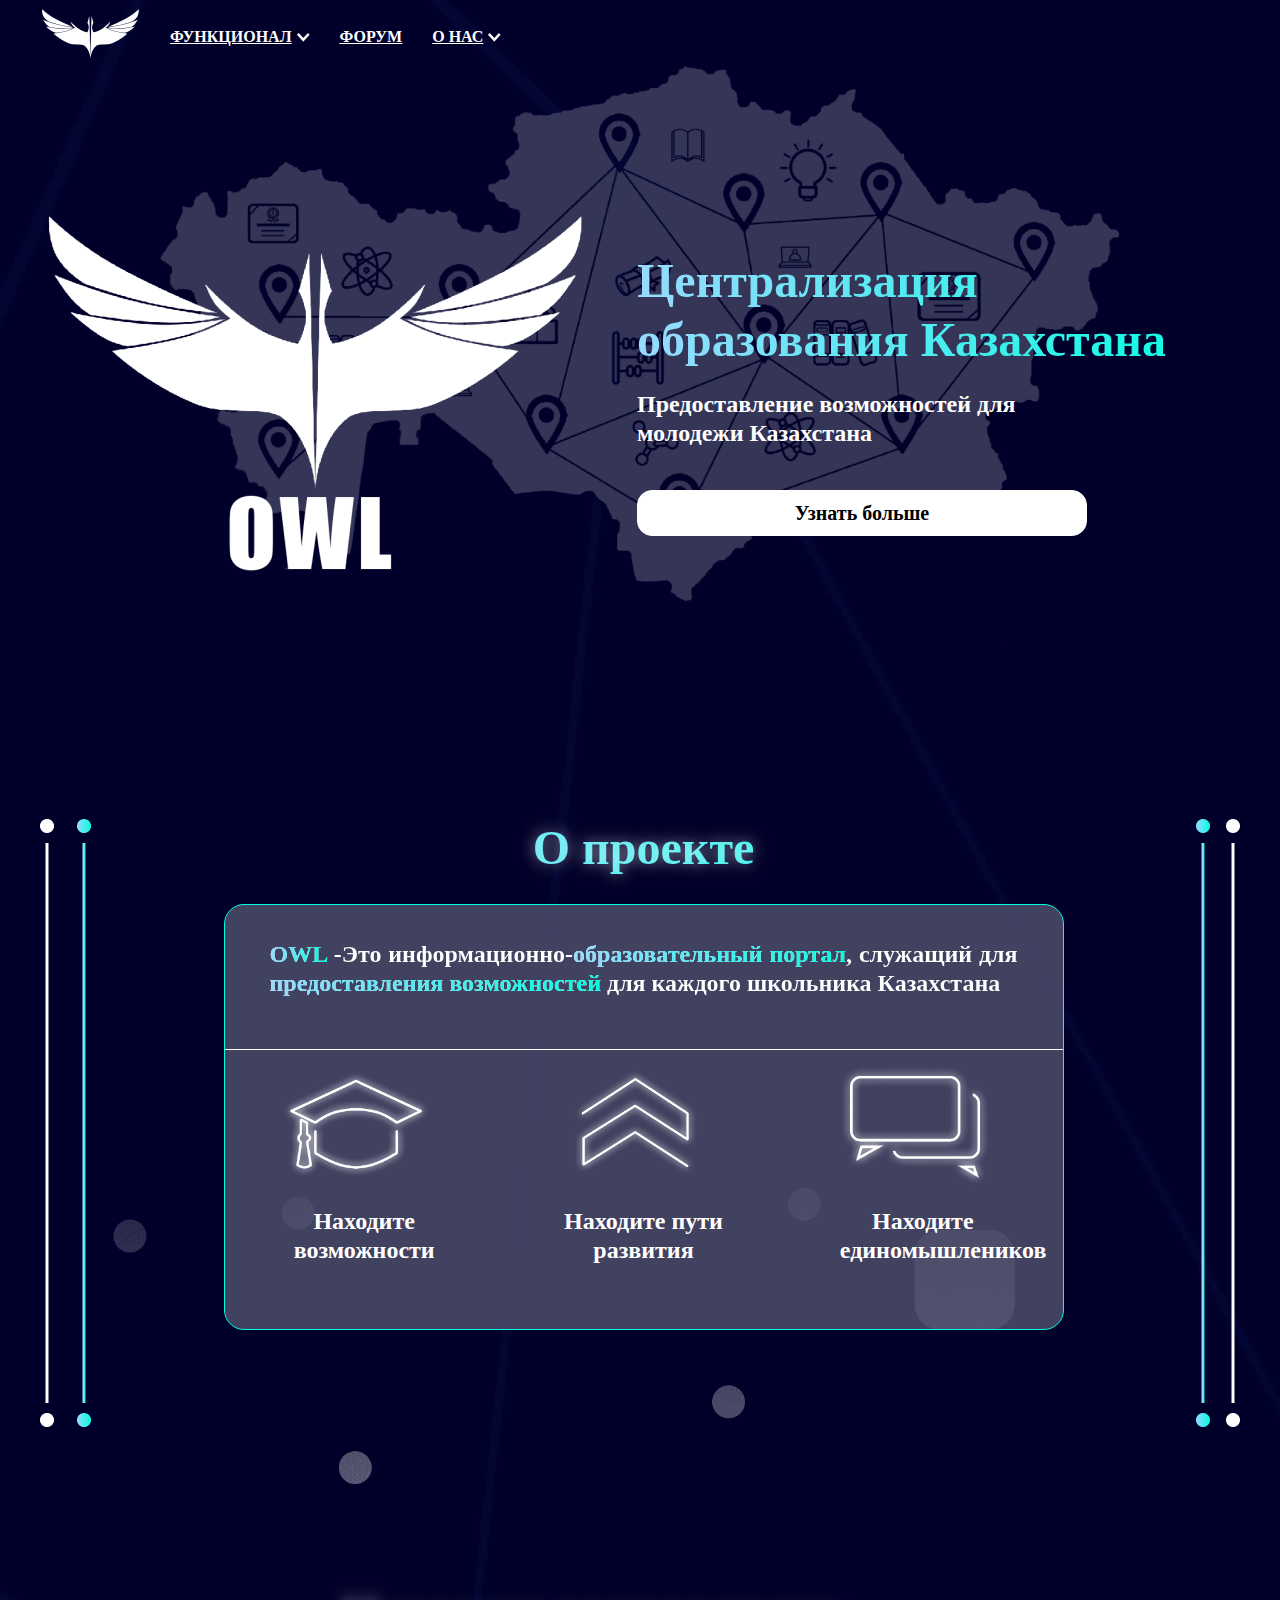
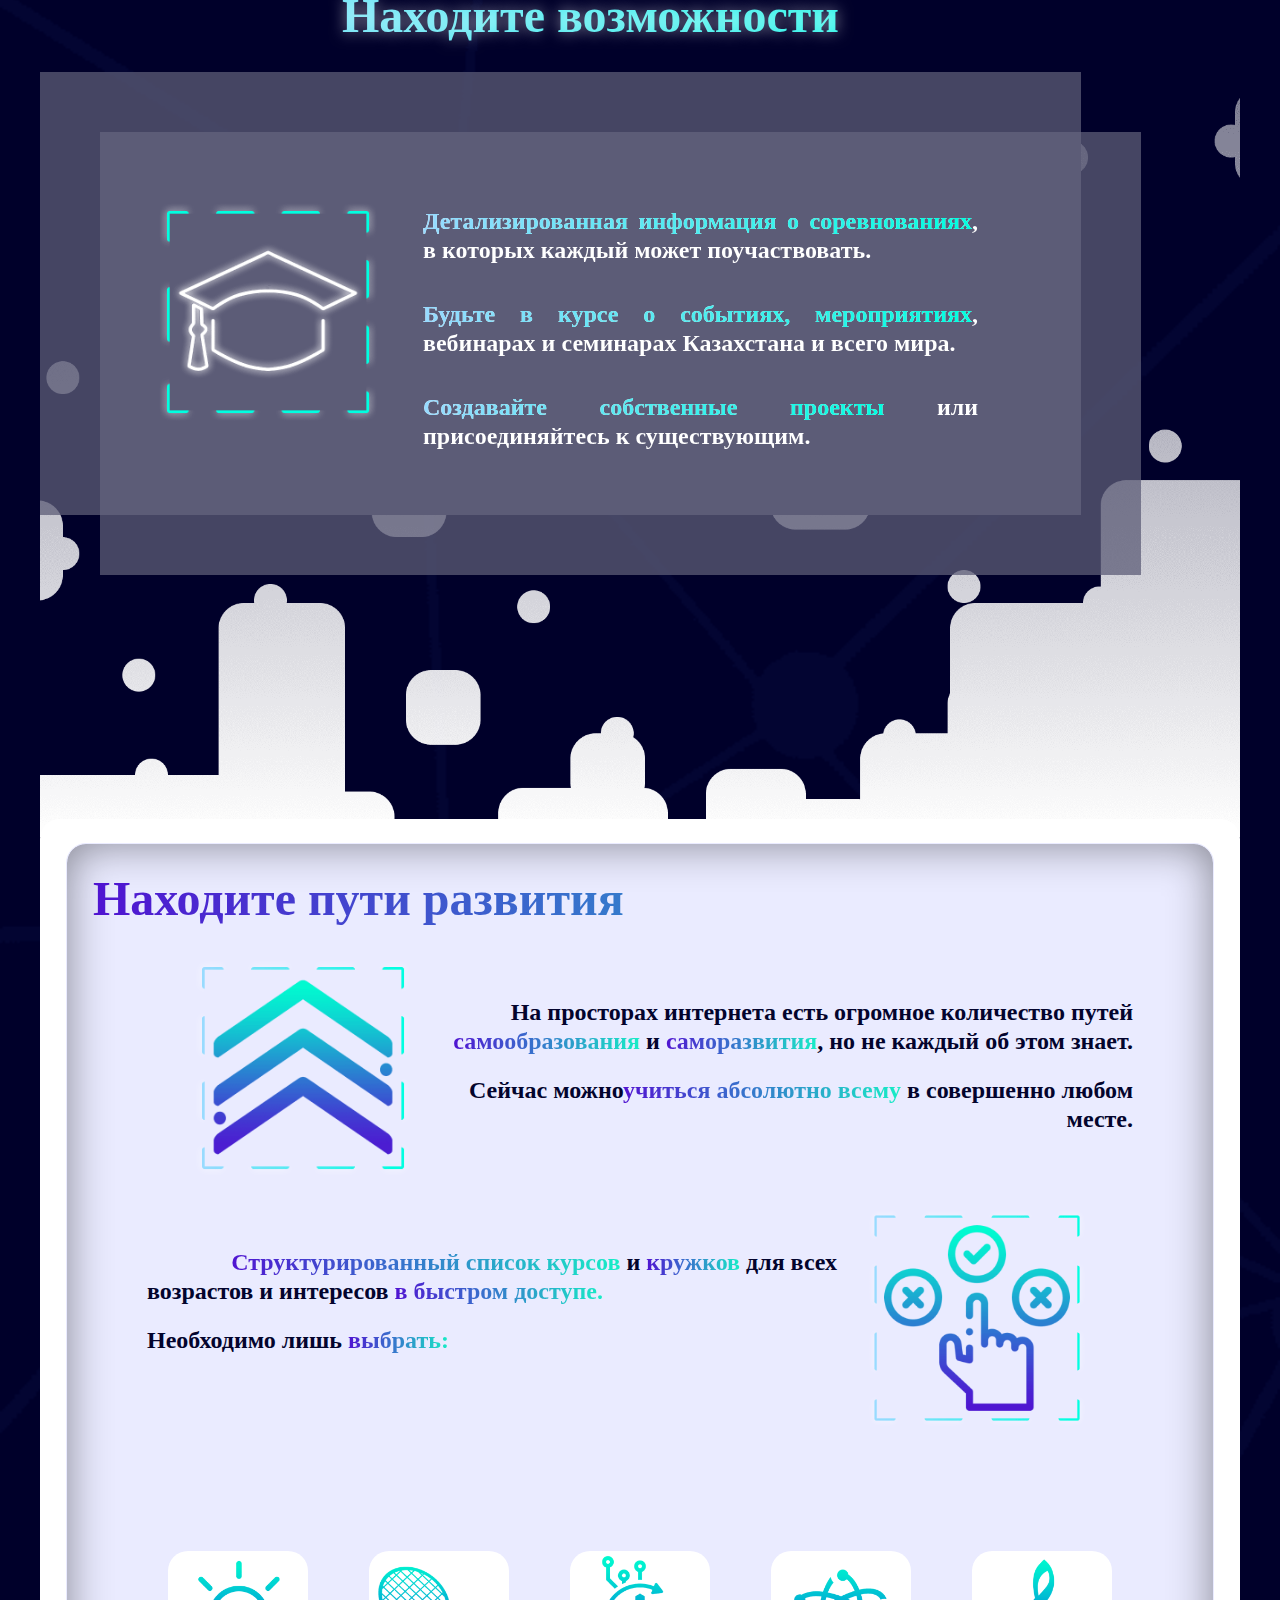
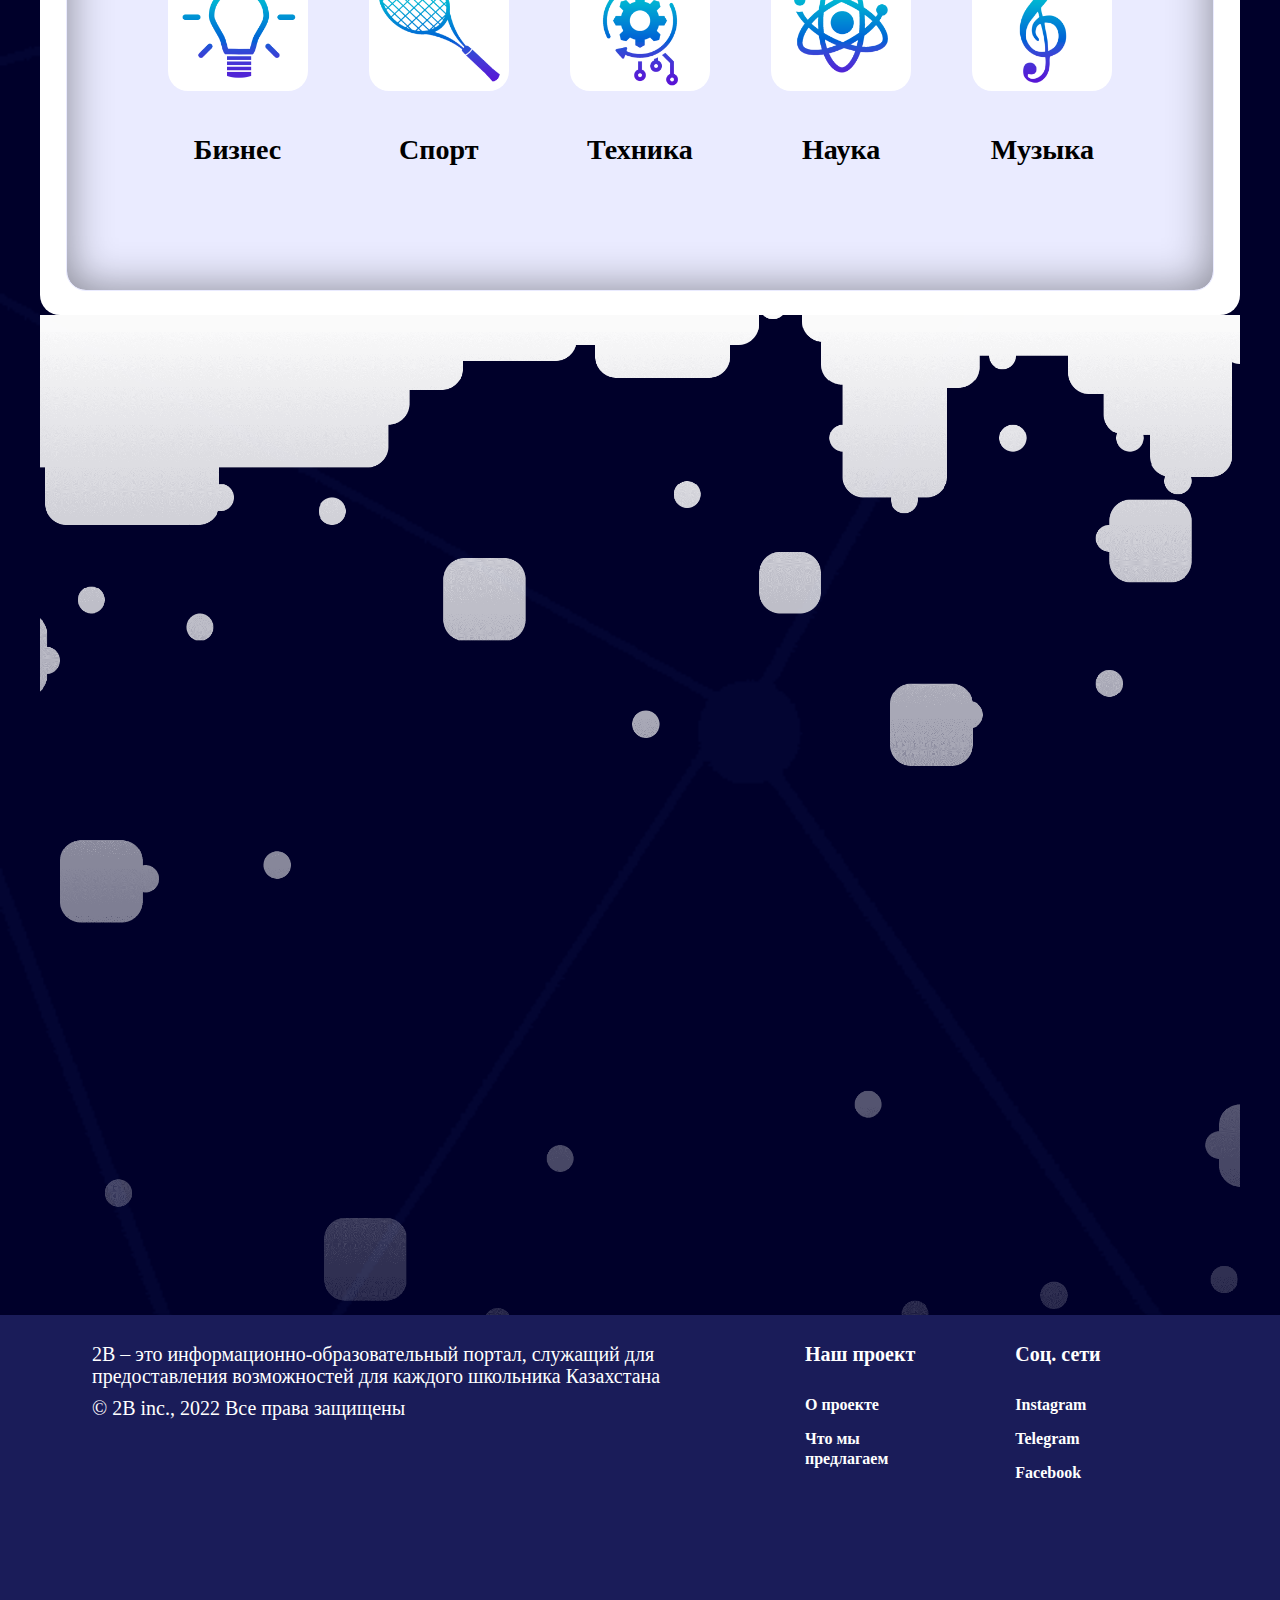
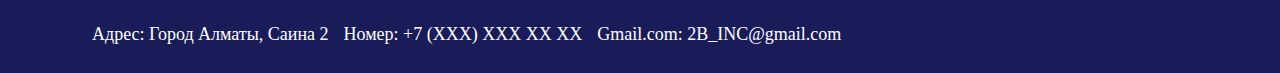
<file: index.html>
<!DOCTYPE html>
<html lang="en">
<head>
  <meta charset="UTF-8">
  <meta name="viewport" content="width=device-width, initial-scale=1.0">
  <title>OWL</title>
  <link rel="stylesheet" href="assets/css/style.css">
</head>
<body>
<header class="header">
  <div class="container">
    <div class="header__inner">
      <nav class="menu">
        <a href="#" class="logo__link"><img src="assets/img/logo.png" alt="logo" class="logo"></a>
        <ul>
          <li class="menu__items">ФУНКЦИОНАЛ<img src="assets/img/arrow down.png" width="13px" style="margin-left: 5px;">
            <ul>
              <li><a href="#">Состязания</a></li>
              <li><a href="#">Мероприятия</a></li>
              <li><a href="#">Проекты</a></li>
              <li><a href="#">Ресурсы</a></li>
            </ul>
          </li>
          </li>
          <li class="menu__items"><a href="#">ФОРУМ<span></span></a></li>
          <li class="menu__items">О НАС<img src="assets/img/arrow down.png" width="13px" style="margin-left: 5px;">
            <ul>
              <li><a href="#">Instagram</a></li>
              <li><a href="#">Telegram</a></li>
              <li><a href="#">Facebook</a></li>
            </ul>
          </li>
        </ul>
      </nav>
      <div class="header__main">
        <img src="assets/img/logoBIg.png" alt="Big logo" class="logo__big">
        <div class="header__content">
          <h1 class="header__title">Централизация образования
            Казахстана</h1>
          <h3 class="header__subtitle">Предоставление возможностей
            для молодежи Казахстана</h3>
          <a href="#" class="header__btn">Узнать больше</a>
        </div>
      </div>
    </div>
  </div>
</header>

<main>
  <div class="container">
    <div class="about">
      <div class="about__top">
        <img src="assets/img/Component%202.png" alt="line" class="about__img--left">
        <img src="assets/img/Component%203.png" alt="line" class="about__img--right">
        <div class="about__top--content">
          <h1 class="about__title">О проекте</h1>
          <div class="about__top--box">
            <p class="about__top--text">
              <span>OWL</span> -Это информационно-<span>образовательный портал</span>, служащий для
              <span>предоставления возможностей</span> для каждого школьника Казахстана
            </p>
            <div class="about__top--img">
              <ul>
                <li>
                  <img src="assets/img/Education%20vector%20png%202%201%201.png" alt="">
                  <h3>Находите
                    возможности</h3>
                </li>
                <li>
                  <img src="assets/img/Skills%20vector%20logo%201%201.png" alt="">
                  <h3>Находите
                    пути развития</h3>
                </li>
                <li>
                  <img src="assets/img/Chat%20vector%20png%201%201.png" alt="">
                  <h3>Находите
                    единомышлеников</h3>
                </li>
              </ul>
            </div>
          </div>
        </div>
      </div>
      <div class="about__center">
        <h1 class="about__title">Находите возможности</h1>
        <div class="about__center--box">
          <img src="assets/img/Block%201.png" alt="" class="about__center--imgBack">
          <div class="about__center--content">
            <img src="assets/img/Education%20vector%20boreder%20png%20.png" alt="" class="about__center--img">
            <ul>
              <li><p><span>Детализированная информация о соревнованиях</span>, в которых каждый может поучаствовать.</p></li>
              <li><p><span>Будьте в курсе о событиях, мероприятиях</span>, вебинарах и семинарах Казахстана и всего мира.</p></li>
              <li><p><span>Создавайте собственные проекты</span> или присоединяйтесь к существующим.</p></li>
            </ul>
          </div>
        </div>
      </div>
    </div>
  </div>
  <div class="developWay">
    <div class="container">
      <div class="developWay__inner">
        <div class="developWay__inner--box">
          <h1>Находите пути развития</h1>
          <div class="developWay__inner--top">
              <img src="assets/img/Skills%20vector%20logo%20border.png" alt="">
              <ul>
                <li>На просторах интернета есть огромное количество путей <span>самообразования</span> и <span>саморазвития</span>, но не каждый об этом знает.</li>
                <li>Сейчас можно<span>учиться абсолютно всему</span> в совершенно любом месте.</li>
              </ul>
          </div>
          <div class="developWay__inner--center">
            <ul>
              <li><span>Структурированный список курсов</span> и <span>кружков</span> для всех возрастов и интересов <span>в быстром доступе.</span></li>
              <li>Необходимо лишь <span>выбрать:</span></li>
            </ul>
            <img src="assets/img/Chose%20border.png" alt="">
          </div>
          <div class="developWay__inner--bottom">
            <ul>
              <li>
                <img src="assets/img/idea%20vector%20png%202.png" alt="">
                <h3>Бизнес</h3>
              </li>
              <li>
                <img src="assets/img/tennise%20vector%20png%202.png" alt="">
                <h3>Спорт</h3>
              </li>
              <li>
                <img src="assets/img/technics%20vector%20png%202.png" alt="">
                <h3>Техника</h3>
              </li>
              <li>
                <img src="assets/img/scince%20vector%20png%202.png" alt="">
                <h3>Наука</h3>
              </li>
              <li>
                <img src="assets/img/Music%20vector%20png%202.png" alt="">
                <h3>Музыка</h3>
              </li>
            </ul>
          </div>
        </div>
      </div>
    </div>
  </div>
  <div class="container">
    <div class="end"></div>
  </div>
</main>

<footer class="footer">
  <div class="container">
    <div class="footer__inner">
      <div class="footer__content">
        <div class="footer__item">
          <p>2В – это информационно-образовательный портал, служащий для предоставления возможностей для каждого школьника Казахстана</p>
          <p>© 2B inc., 2022 Все права защищены</p>
        </div>
        <div class="footer__item">
          <h3>Наш проект</h3>
          <ul>
            <li><a href="#">О проекте</a></li>
            <li><a href="#">Что мы предлагаем</a></li>
          </ul>
        </div>
        <div class="footer__item">
          <h3>Соц. сети</h3>
          <ul>
            <li><a href="#">Instagram</a></li>
            <li><a href="#">Telegram</a></li>
            <li><a href="#">Facebook</a></li>
          </ul>
        </div>
      </div>
      <div class="footer__contact">
        <p>Адрес: Город Алматы, Саина 2</p>
        <p>Номер: +7 (XXX) XXX XX XX</p>
        <p>Gmail.com: 2B_INC@gmail.com</p>
      </div>
    </div>
  </div>
</footer>

</body>
</html>
</file>
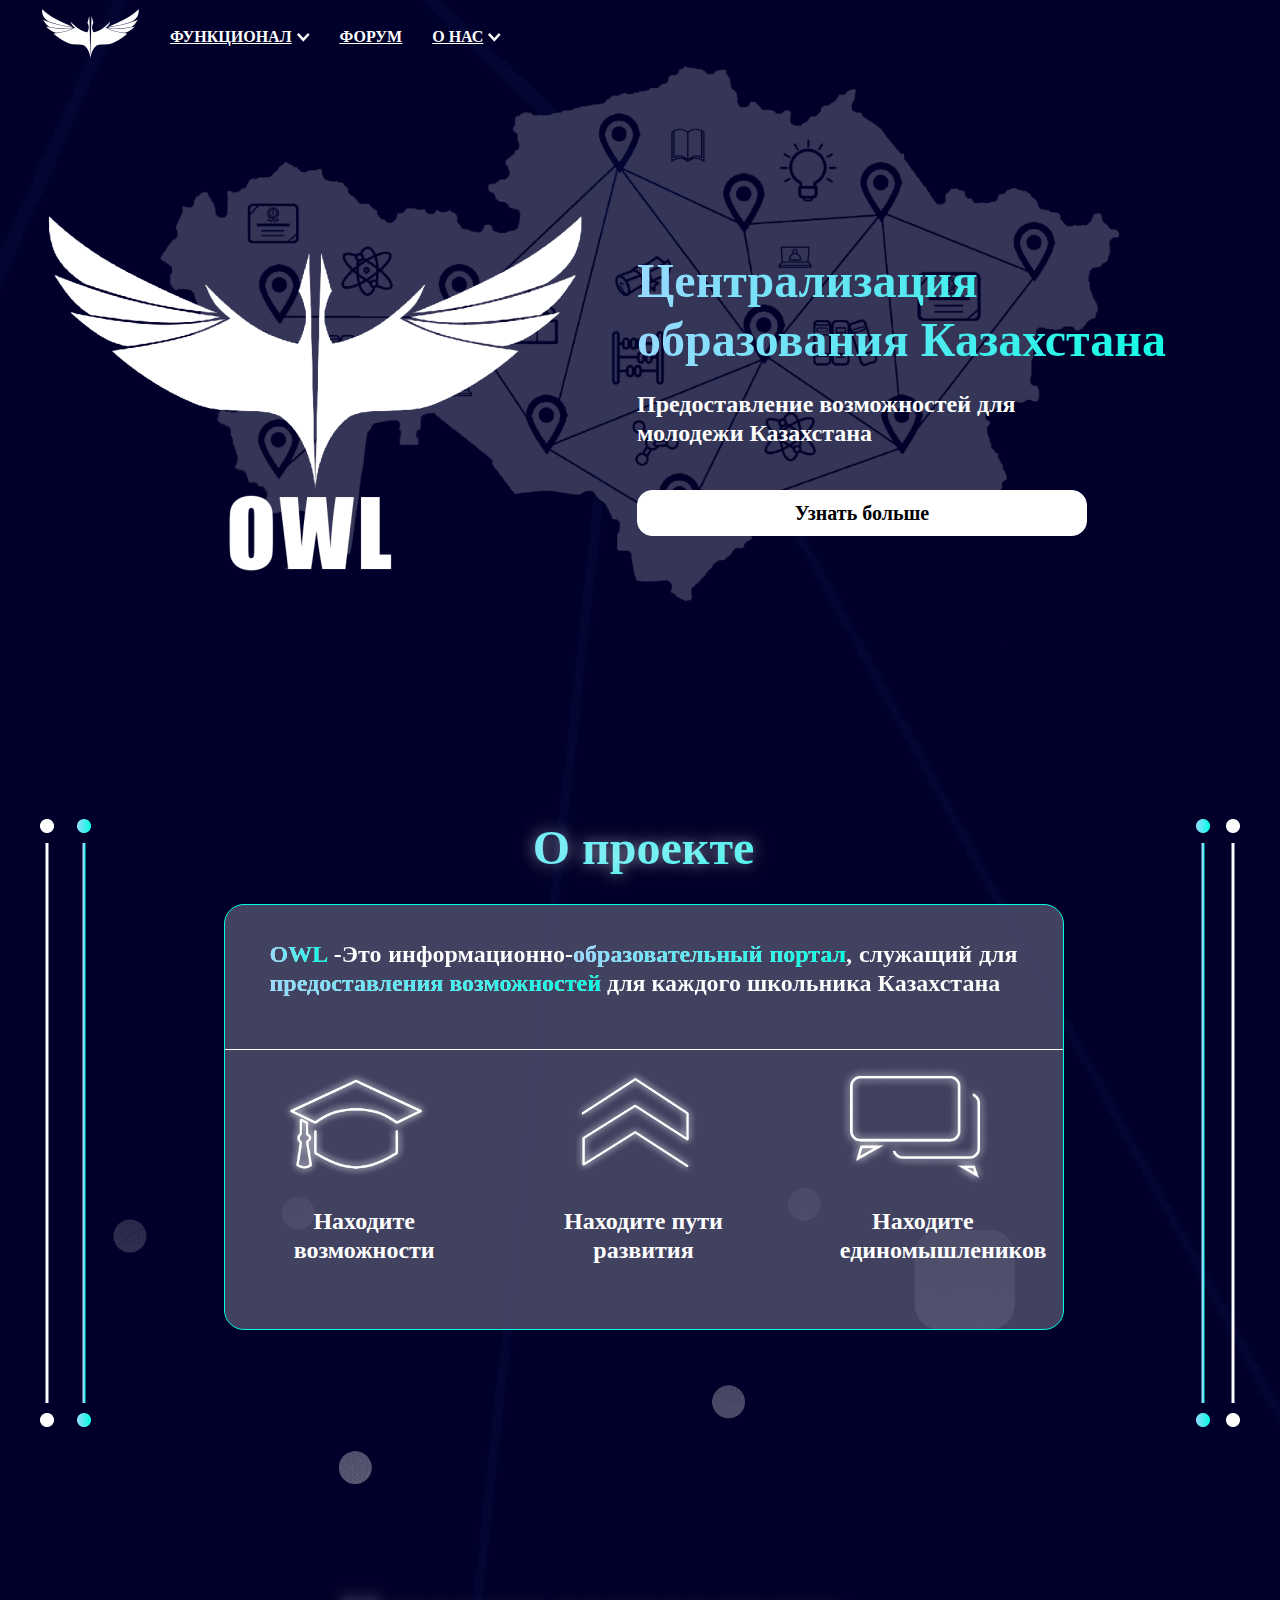
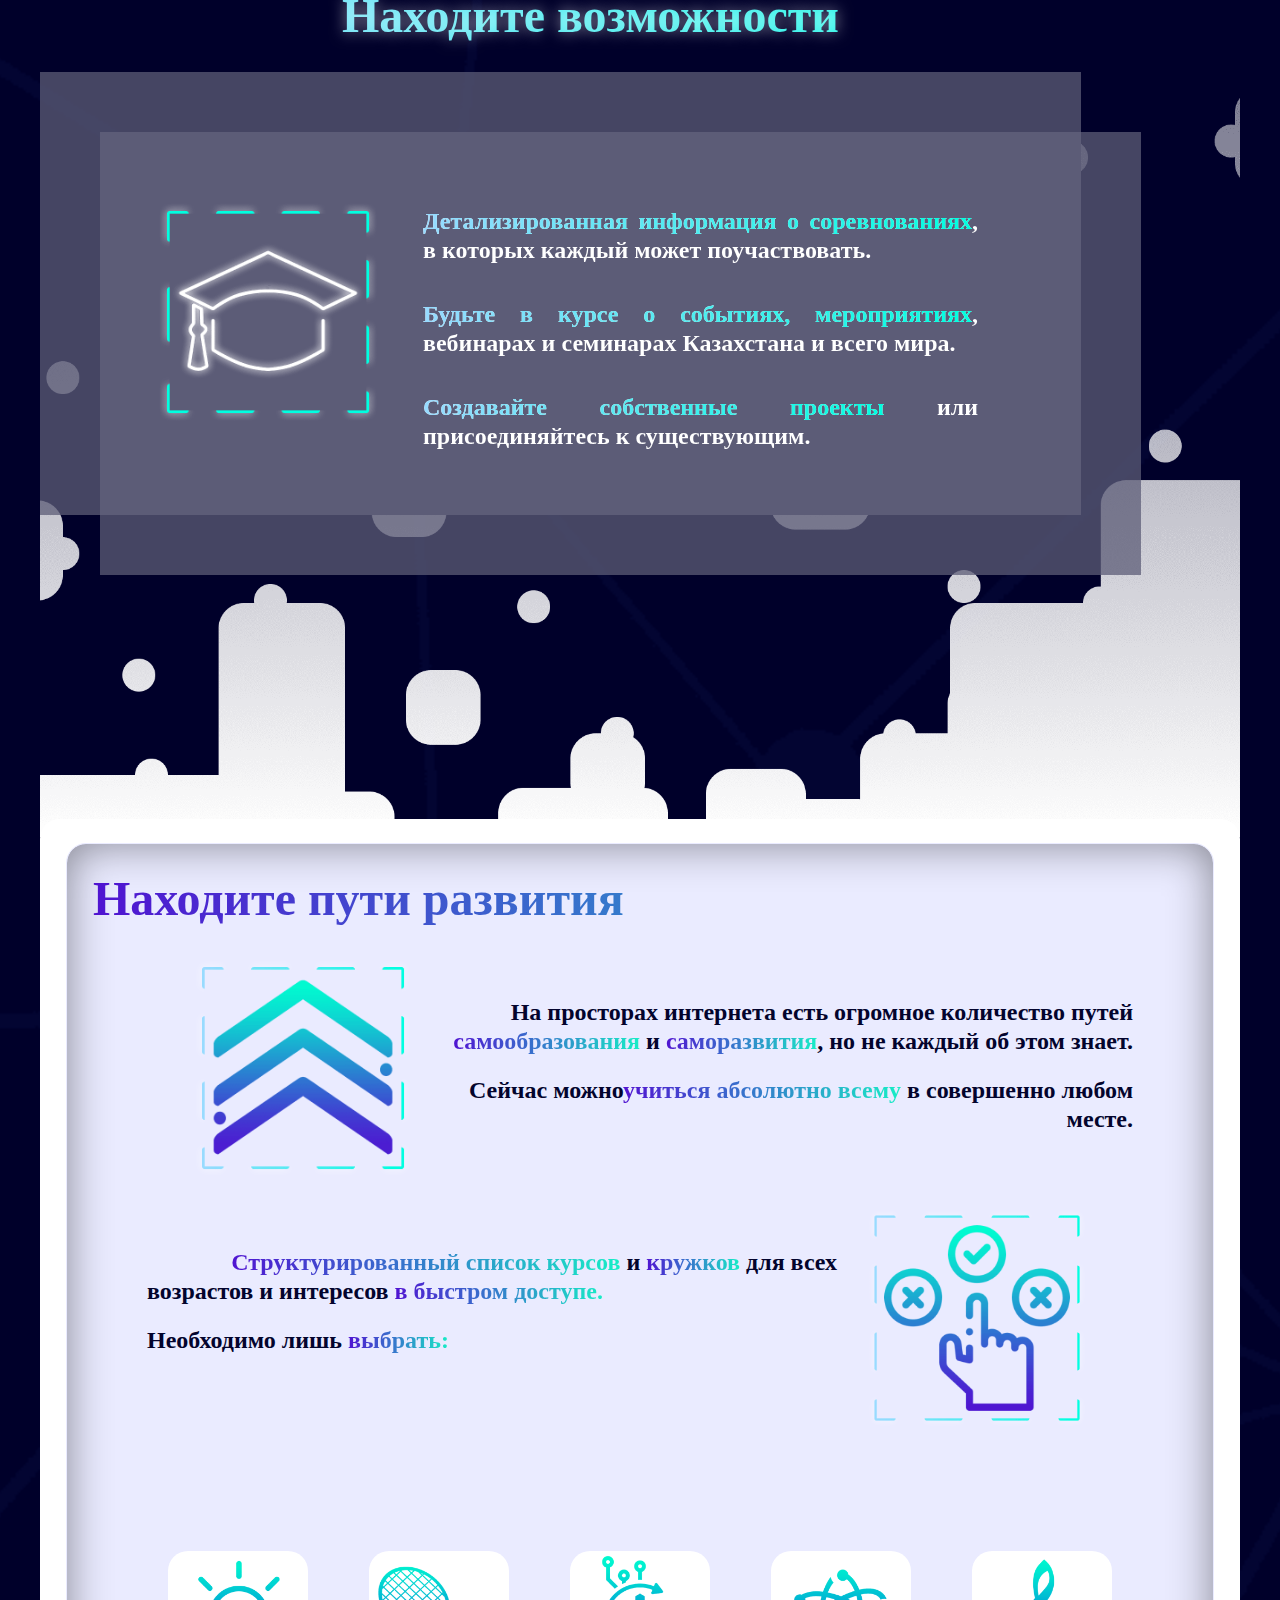
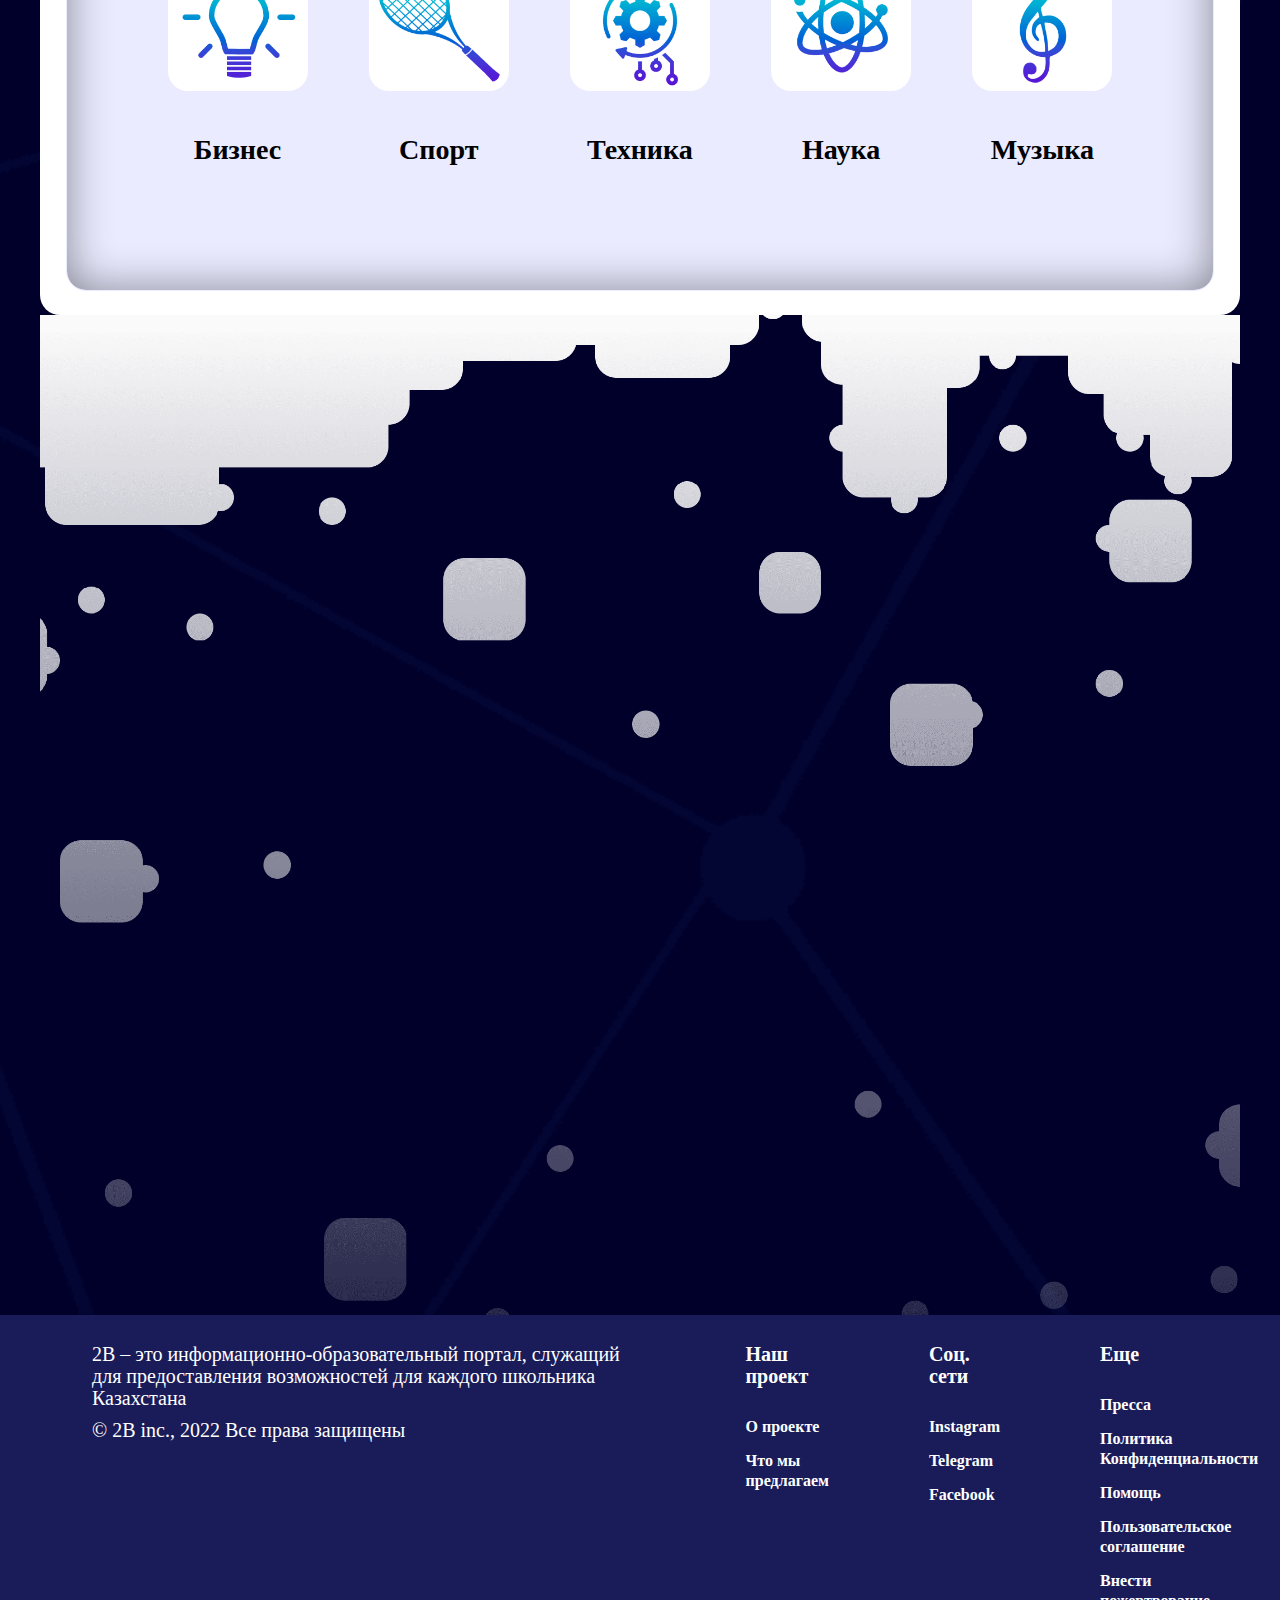
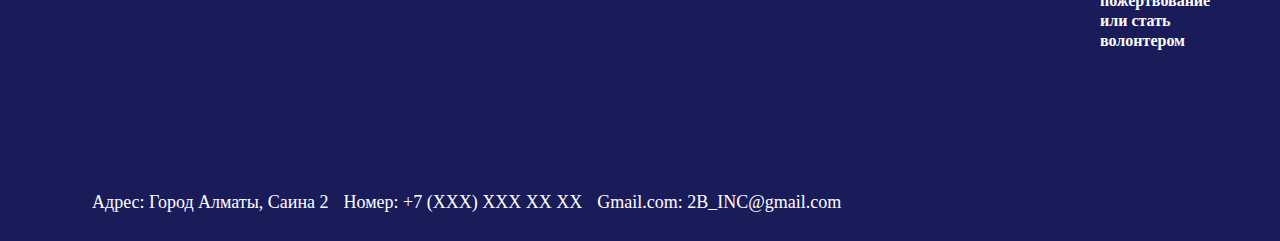
<file: home.html>
<!DOCTYPE html>
<html lang="en">
<head>
  <meta charset="UTF-8">
  <title>Title</title>
  <link rel="stylesheet" href="assets/css/style.css">
</head>
<body>
<header class="header">
  <div class="container">
    <div class="header__inner">
      <nav class="menu">
        <a href="#" class="logo__link"><img src="assets/img/logo.png" alt="logo" class="logo"></a>
        <ul>
          <li class="menu__items">ФУНКЦИОНАЛ<img src="assets/img/arrow down.png" width="13px" style="margin-left: 5px;">
            <ul>
              <li><a href="#">Состязания</a></li>
              <li><a href="#">Мероприятия</a></li>
              <li><a href="#">Проекты</a></li>
              <li><a href="#">Ресурсы</a></li>
            </ul>
          </li>
          </li>
          <li class="menu__items"><a href="#">ФОРУМ<span></span></a></li>
          <li class="menu__items">О НАС<img src="assets/img/arrow down.png" width="13px" style="margin-left: 5px;">
            <ul>
              <li><a href="#">Instagram</a></li>
              <li><a href="#">Telegram</a></li>
              <li><a href="#">Facebook</a></li>
            </ul>
          </li>
        </ul>
      </nav>
      <div class="header__main">
        <img src="assets/img/logoBIg.png" alt="Big logo" class="logo__big">
        <div class="header__content">
          <h1 class="header__title">Централизация образования
            Казахстана</h1>
          <h3 class="header__subtitle">Предоставление возможностей
            для молодежи Казахстана</h3>
          <a href="#" class="header__btn">Узнать больше</a>
        </div>
      </div>
    </div>
  </div>
</header>

<main>
  <div class="container">
    <div class="about">
      <div class="about__top">
        <img src="assets/img/Component%202.png" alt="line" class="about__img--left">
        <img src="assets/img/Component%203.png" alt="line" class="about__img--right">
        <div class="about__top--content">
          <h1 class="about__title">О проекте</h1>
          <div class="about__top--box">
            <p class="about__top--text">
              <span>OWL</span> -Это информационно-<span>образовательный портал</span>, служащий для
              <span>предоставления возможностей</span> для каждого школьника Казахстана
            </p>
            <div class="about__top--img">
              <ul>
                <li>
                  <img src="assets/img/Education%20vector%20png%202%201%201.png" alt="">
                  <h3>Находите
                    возможности</h3>
                </li>
                <li>
                  <img src="assets/img/Skills%20vector%20logo%201%201.png" alt="">
                  <h3>Находите
                    пути развития</h3>
                </li>
                <li>
                  <img src="assets/img/Chat%20vector%20png%201%201.png" alt="">
                  <h3>Находите
                    единомышлеников</h3>
                </li>
              </ul>
            </div>
          </div>
        </div>
      </div>
      <div class="about__center">
        <h1 class="about__title">Находите возможности</h1>
        <div class="about__center--box">
          <img src="assets/img/Block%201.png" alt="" class="about__center--imgBack">
          <div class="about__center--content">
            <img src="assets/img/Education%20vector%20boreder%20png%20.png" alt="" class="about__center--img">
            <ul>
              <li><p><span>Детализированная информация о соревнованиях</span>, в которых каждый может поучаствовать.</p></li>
              <li><p><span>Будьте в курсе о событиях, мероприятиях</span>, вебинарах и семинарах Казахстана и всего мира.</p></li>
              <li><p><span>Создавайте собственные проекты</span> или присоединяйтесь к существующим.</p></li>
            </ul>
          </div>
        </div>
      </div>
    </div>
  </div>
  <div class="developWay">
    <div class="container">
      <div class="developWay__inner">
        <div class="developWay__inner--box">
          <h1>Находите пути развития</h1>
          <div class="developWay__inner--top">
              <img src="assets/img/Skills%20vector%20logo%20border.png" alt="">
              <ul>
                <li>На просторах интернета есть огромное количество путей <span>самообразования</span> и <span>саморазвития</span>, но не каждый об этом знает.</li>
                <li>Сейчас можно<span>учиться абсолютно всему</span> в совершенно любом месте.</li>
              </ul>
          </div>
          <div class="developWay__inner--center">
            <ul>
              <li><span>Структурированный список курсов</span> и <span>кружков</span> для всех возрастов и интересов <span>в быстром доступе.</span></li>
              <li>Необходимо лишь <span>выбрать:</span></li>
            </ul>
            <img src="assets/img/Chose%20border.png" alt="">
          </div>
          <div class="developWay__inner--bottom">
            <ul>
              <li>
                <img src="assets/img/idea%20vector%20png%202.png" alt="">
                <h3>Бизнес</h3>
              </li>
              <li>
                <img src="assets/img/tennise%20vector%20png%202.png" alt="">
                <h3>Спорт</h3>
              </li>
              <li>
                <img src="assets/img/technics%20vector%20png%202.png" alt="">
                <h3>Техника</h3>
              </li>
              <li>
                <img src="assets/img/scince%20vector%20png%202.png" alt="">
                <h3>Наука</h3>
              </li>
              <li>
                <img src="assets/img/Music%20vector%20png%202.png" alt="">
                <h3>Музыка</h3>
              </li>
            </ul>
          </div>
        </div>
      </div>
    </div>
  </div>
  <div class="container">
    <div class="end"></div>
  </div>
</main>

<footer class="footer">
  <div class="container">
    <div class="footer__inner">
      <div class="footer__content">
        <div class="footer__item">
          <p>2В – это информационно-образовательный портал, служащий для предоставления возможностей для каждого школьника Казахстана</p>
          <p>© 2B inc., 2022 Все права защищены</p>
        </div>
        <div class="footer__item">
          <h3>Наш проект</h3>
          <ul>
            <li><a href="#">О проекте</a></li>
            <li><a href="#">Что мы предлагаем</a></li>
          </ul>
        </div>
        <div class="footer__item">
          <h3>Соц. сети</h3>
          <ul>
            <li><a href="#">Instagram</a></li>
            <li><a href="#">Telegram</a></li>
            <li><a href="#">Facebook</a></li>
          </ul>
        </div>
        <div class="footer__item">
          <h3>Еще</h3>
          <ul>
            <li><a href="#">Пресса</a></li>
            <li><a href="#">Политика
              Конфиденциальности</a></li>
            <li><a href="#">Помощь</a></li>
            <li><a href="#">Пользовательское
              соглашение</a></li>
            <li><a href="#">Внести пожертвование или стать волонтером</a></li>
          </ul>
        </div>
      </div>
      <div class="footer__contact">
        <p>Адрес: Город Алматы, Саина 2</p>
        <p>Номер: +7 (XXX) XXX XX XX</p>
        <p>Gmail.com: 2B_INC@gmail.com</p>
      </div>
    </div>
  </div>
</footer>

</body>
</html>
</file>
<file: assets/css/style.css>
*,*::after,*::before{margin:0;padding:0;box-sizing:border-box}body{background-image:url("../img/back_ground.png");background-repeat:no-repeat;background-size:cover;background-position:center;background-color:#03042d;font-size:24px;line-height:29px}.container{max-width:1440px;padding:0 40px;margin:0 auto}a{color:#fff;font-family:"Montserrat";font-style:normal;font-weight:700;font-size:16px;line-height:20px}.logo{width:100px;height:50px}.header{background-image:url("../img/earth2.png");background-size:contain;background-repeat:no-repeat;background-position:center;border:0;outline:0;width:100%}.menu{display:flex;align-items:center;height:73px}.menu ul{display:flex;align-items:center}.menu__items{cursor:pointer;list-style:none;font-family:"Montserrat";font-style:normal;font-weight:700;font-size:16px;line-height:20px;color:#fff;margin-left:30px;position:relative;text-decoration:underline}.menu__items ul{position:absolute;top:20px;display:none}.menu__items li{list-style:none}.menu__items:hover>ul{display:block}.header__main{margin-top:45px;display:flex}.header__main img{max-width:551px}.header__content{display:flex;flex-direction:column;justify-content:center;margin-left:46px}.header__content .header__title{font-family:"Montserrat";font-style:normal;font-weight:700;font-size:48px;line-height:59px;background:linear-gradient(90.58deg, #98DAFF 0%, #00FFE0 100%);-webkit-background-clip:text;-webkit-text-fill-color:rgba(0,0,0,0);text-fill-color:rgba(0,0,0,0)}.header__content .header__subtitle{font-family:"Montserrat";font-style:normal;font-weight:700;font-size:24px;line-height:29px;margin-top:21px;max-width:420px;color:#fff}.header__content .header__btn{font-family:"Inter";font-style:normal;font-weight:700;font-size:20px;line-height:24px;text-align:center;color:#000;text-decoration:none;max-width:450px;padding:10px 0;border:1px solid #fff;background-color:#fff;border-radius:15px;margin-top:42px}.about{margin-top:150px;background-image:url("../img/fadeup.png");background-repeat:no-repeat;background-size:cover;background-position:center}.about__title{margin-bottom:27px;text-align:center;font-family:"Inter";font-style:normal;font-weight:700;font-size:48px;line-height:58px;background:linear-gradient(90.58deg, #98DAFF 0%, #00FFE0 100%);-webkit-background-clip:text;-webkit-text-fill-color:rgba(0,0,0,0);background-clip:text;text-fill-color:rgba(0,0,0,0);text-shadow:0px 0px 15px rgba(255,255,255,.55)}.about p{padding:35px 45px 0;font-family:"Inter";font-style:normal;font-weight:700;font-size:24px;line-height:29px;text-align:justify;background:#fff;-webkit-background-clip:text;-webkit-text-fill-color:rgba(0,0,0,0);background-clip:text;text-fill-color:rgba(0,0,0,0)}.about p span{background:linear-gradient(90.58deg, #98DAFF 0%, #00FFE0 100%);-webkit-background-clip:text;-webkit-text-fill-color:rgba(0,0,0,0);background-clip:text;text-fill-color:rgba(0,0,0,0)}.about__img--left{height:608px;float:left}.about__img--right{height:608px;float:right}.about__top--content{max-width:940px;display:flex;flex-direction:column;margin:0 auto}.about__top--box{max-width:940px;margin:0 50px;height:426px;border:1px solid #00ffe0;background:rgba(92,92,119,.7);border-radius:20px}.about__top--img ul{display:flex;justify-content:space-around;list-style:none}.about__top--img li img{max-width:150px}.about__top--img li h3{font-family:"Inter";font-style:normal;font-weight:700;font-size:24px;line-height:29px;text-align:center;max-width:166px;color:#fff}.about__top--img::before{content:" ";margin:51px auto 0;display:block;max-width:886px;height:1px;color:#fff;background-color:#fff}.about__center{max-width:1101px;margin-top:257px}.about__center--imgBack{max-width:100%}.about__center--content{display:inline-flex;position:relative;top:-410px;left:118px;z-index:1}.about__center--content img{margin-top:30px;max-width:220px;height:220px}.about__center--content ul{list-style:none;color:#fff;max-width:645px;height:220px}.developWay__inner{max-width:100%;background-color:#fff;border-radius:20px;padding:24px 26px;margin-top:-20px}.developWay__inner--box{width:100%;border:1px solid #eaebff;box-shadow:inset 0px 0px 44px rgba(0,0,0,.44);border-radius:20px;margin:0 auto;background:#eaebff;box-shadow:inset 0px 0px 44px rgba(0,0,0,.44)}.developWay__inner--box h1{margin:26px 0 0 26px;font-family:"Inter";font-style:normal;font-weight:800;font-size:48px;line-height:58px;background:linear-gradient(90.54deg, #5013D1 0%, #17EDC6 100%);-webkit-background-clip:text;-webkit-text-fill-color:rgba(0,0,0,0);background-clip:text;text-fill-color:rgba(0,0,0,0)}.developWay__inner--top{margin:30px 80px 0 126px;display:flex}.developWay__inner--top img{width:220px;height:220px}.developWay__inner--top ul{margin-top:40px;list-style:none;max-width:769px}.developWay__inner--top li{text-align:right;margin-bottom:20px;font-family:"Inter";font-style:normal;font-weight:800;font-size:24px;line-height:29px;text-align:right;color:#03042d}.developWay__inner--top li span{background:linear-gradient(90.54deg, #5013D1 0%, #17EDC6 100%);-webkit-background-clip:text;-webkit-text-fill-color:rgba(0,0,0,0);background-clip:text;text-fill-color:rgba(0,0,0,0)}.developWay__inner--center{margin:30px 126px 0 80px;display:flex}.developWay__inner--center img{width:220px;height:220px}.developWay__inner--center ul{max-width:785px;margin-right:30px;-moz-text-align-last:left;text-align-last:left;margin-top:40px;list-style:none}.developWay__inner--center li{text-align:right;margin-bottom:20px;font-family:"Inter";font-style:normal;font-weight:800;font-size:24px;line-height:29px;text-align:right;color:#03042d}.developWay__inner--center li span{background:linear-gradient(90.54deg, #5013D1 0%, #17EDC6 100%);-webkit-background-clip:text;-webkit-text-fill-color:rgba(0,0,0,0);background-clip:text;text-fill-color:rgba(0,0,0,0)}.developWay__inner--bottom{margin:123px 70px 126px}.developWay__inner--bottom ul{display:flex;justify-content:space-around;list-style:none}.developWay__inner--bottom ul li{width:140px}.developWay__inner--bottom ul li img{width:140px;height:140px;background-color:#fff;border-radius:20px;margin-bottom:37px}.developWay__inner--bottom ul li h3{text-align:center}.end{height:1350px;background-image:url("../img/fadedown.png");background-repeat:no-repeat;background-size:cover;background-position:center}.footer{margin-top:-350px;background:#1a1c59;box-shadow:-2px 4px 5px rgba(0,0,0,.32)}.footer h3{font-family:"Inter";font-style:normal;font-weight:700;font-size:20px;line-height:22px;margin-bottom:30px;color:#fff}.footer ul{list-style:none}.footer li{max-width:88px;font-family:"Inter";font-style:normal;font-weight:400;font-size:18px;line-height:19px;margin-bottom:14px;color:#fff}.footer a{text-decoration:none}.footer__content{display:flex;padding:28px 52px}.footer__item:first-child{max-width:613px;font-family:"Inter";font-style:normal;font-weight:400;font-size:20px;line-height:22px;color:#fff}.footer__item:first-child p:first-child{margin-bottom:10px}.footer__item+.footer__item{margin-left:100px}.footer__contact{margin-top:100px;padding:0 52px 29px;display:flex}.footer__contact p{font-family:"Inter";font-style:normal;font-weight:400;font-size:18px;line-height:19px;text-align:center;color:#fff}.footer__contact p+p{margin-left:15px}@media(max-width: 1210px){.developWay__inner--box h1{font-size:40px;line-height:50px}.developWay__inner--top img{width:200px;height:200px}.developWay__inner--top ul{margin-top:40px;list-style:none;max-width:600px}.developWay__inner--top li{font-size:20px;line-height:23px;text-align:right;color:#03042d}.developWay__inner--center{margin:30px 126px 0 80px;display:flex}.developWay__inner--center img{width:200px;height:200px}.developWay__inner--center ul{max-width:600px;margin-right:30px;margin-top:40px;list-style:none}.developWay__inner--center ul li{font-size:20px;line-height:23px;text-align:left;color:#03042d}.developWay__inner--bottom{margin:53px 40px 46px}.developWay__inner--bottom ul{display:flex;justify-content:space-around;list-style:none}.developWay__inner--bottom ul li{width:110px}.developWay__inner--bottom ul li img{width:110px;height:110px;background-color:#fff;border-radius:20px;margin-bottom:25px}.developWay__inner--bottom ul li h3{font-size:23px;text-align:center}}@media(max-width: 1140px){.header__content .header__title{font-size:40px;line-height:50px}.header__content .header__subtitle{font-size:20px;line-height:24px}.about__center{max-width:1101px;margin-top:257px}.about__center--imgBack{max-width:100%}.about__center--content{display:inline-flex;position:relative;top:-365px;left:103px;z-index:1}.about__center--content img{margin-top:30px;max-width:200px}.about__center--content ul{list-style:none;color:#fff;max-width:500px;height:220px}.about__center--content p{font-size:20px;line-height:22px}.footer{margin-top:-350px;width:100%;background:#1a1c59;box-shadow:-2px 4px 5px rgba(0,0,0,.32)}.footer h3{font-family:"Inter";font-style:normal;font-weight:700;font-size:20px;line-height:22px;margin-bottom:30px;color:#fff}.footer ul{list-style:none}.footer li{max-width:88px;font-family:"Inter";font-style:normal;font-weight:400;font-size:18px;line-height:22px;margin-bottom:14px;color:#fff}.footer a{text-decoration:none}.footer__content{display:flex;padding:28px 32px}.footer__item:first-child{max-width:600px;font-family:"Inter";font-style:normal;font-weight:400;font-size:20px;line-height:22px;color:#fff}.footer__item:first-child p:first-child{margin-bottom:10px}.footer__item+.footer__item{margin-left:20px}.footer__contact{padding:0 32px 29px;display:flex}.footer__contact p{font-family:"Inter";font-style:normal;font-weight:400;font-size:18px;line-height:20px;text-align:center;color:#fff}.footer__contact p+p{margin-left:15px}}@media(max-width: 1000px){.header .logo__big{max-width:340px}.header__content .header__title{font-size:33px;line-height:35px}.header__content .header__subtitle{font-size:20px;line-height:22px}.header__btn{max-width:250px}.menu{height:68px}.menu .logo{width:80px;height:40px}.menu__items{font-size:14px;line-height:18px;color:#fff;margin-left:20px}.about__title{font-size:30px;line-height:35px}.about p{padding:20px 30px 0;font-size:19px;line-height:20px}.about__img--right,.about__img--left{height:480px}.about__top--box{height:330px}.about__top--img ul{display:flex;justify-content:space-around;list-style:none}.about__top--img li img{max-width:120px}.about__top--img li h3{font-size:17px;line-height:20px;max-width:140px}.about__top--img::before{margin:31px 20px 0}.about__center{max-width:750px;margin-top:257px}.about__center--imgBack{max-width:100%}.about__center--content{display:inline-flex;position:relative;top:-280px;left:60px;z-index:1}.about__center--content img{margin-top:30px;max-width:170px;height:170px}.about__center--content ul{list-style:none;color:#fff;max-width:400px;height:170px}.about__center--content p{font-size:18px;line-height:19px}.developWay__inner--box h1{font-size:37px;line-height:44px}.developWay__inner--top{margin:30px 30px 0 30px}.developWay__inner--top img{width:170px;height:170px}.developWay__inner--top ul{margin-top:27px;list-style:none;max-width:530px}.developWay__inner--top li{font-size:18px;line-height:20px;text-align:right;color:#03042d}.developWay__inner--center{margin:30px 30px 0 30px}.developWay__inner--center img{width:170px;height:170px}.developWay__inner--center ul{max-width:530px;margin-right:30px;margin-top:27px;list-style:none}.developWay__inner--center ul li{font-size:18px;line-height:20px;text-align:left;color:#03042d}.developWay__inner--bottom{margin:43px 35px 40px}.developWay__inner--bottom ul{display:flex;justify-content:space-around;list-style:none}.developWay__inner--bottom ul li{width:85px}.developWay__inner--bottom ul li img{width:85px;height:85px;background-color:#fff;border-radius:20px;margin-bottom:25px}.developWay__inner--bottom ul li h3{font-size:20px;text-align:center}}@media(max-width: 797px){.about__img--right,.about__img--left{display:none}.developWay__inner--box h1{font-size:37px;line-height:44px}.developWay__inner--top{margin:30px 30px 0 30px}.developWay__inner--top img{width:170px;height:170px}.developWay__inner--top ul{margin-top:27px;list-style:none;max-width:430px}.developWay__inner--top li{font-size:18px;line-height:20px;text-align:right;color:#03042d}.developWay__inner--center{margin:30px 30px 0 30px}.developWay__inner--center img{width:170px;height:170px}.developWay__inner--center ul{max-width:430px;margin-right:30px;margin-top:27px;list-style:none}.developWay__inner--center ul li{font-size:18px;line-height:20px;text-align:left;color:#03042d}.developWay__inner--bottom{margin:23px 35px 20px}.developWay__inner--bottom ul{display:flex;justify-content:space-around;list-style:none}.developWay__inner--bottom ul li{width:70px}.developWay__inner--bottom ul li img{width:70px;height:70px;background-color:#fff;border-radius:20px;margin-bottom:25px}.developWay__inner--bottom ul li h3{font-size:20px;text-align:center}}@media(max-width: 600px){.container{padding:0 10px}.logo{width:60px;height:30px}.menu{height:60px}.menu__items{font-size:12px;line-height:13px;color:#fff;margin-left:10px;position:relative;text-decoration:underline}.menu__items a{font-size:12px;line-height:13px;color:#fff}.menu__items ul{position:absolute;top:20px;display:none}.menu__items li{list-style:none}.menu__items:hover>ul{display:block}.header__main{margin-top:30px;display:flex;flex-direction:column}.header__main img{display:none}.header__content{display:flex;flex-direction:column;justify-content:center;max-width:500px;margin:0 40px}.header__content .header__title{font-size:30px;line-height:31px}.header__content .header__subtitle{font-size:18px;line-height:23px}.header__content .header__btn{font-family:"Inter";font-style:normal;font-weight:700;font-size:20px;line-height:24px;text-align:center;color:#000;text-decoration:none;max-width:450px;padding:10px 0;border:1px solid #fff;background-color:#fff;border-radius:15px;margin-top:42px}.about__title{font-size:30px;line-height:31px}.about p{padding:17px 23px 0;font-size:18px;line-height:22px;text-align:left}.about__img--right,.about__img--left{display:none}.about__top--box{height:320px;margin:0}.about__top--img ul{display:flex;justify-content:space-around;list-style:none}.about__top--img li img{max-width:78px}.about__top--img li h3{font-size:11px;max-width:80px;line-height:13px}.about__top--img::before{content:" ";margin:41px auto 20px;display:block;max-width:886px;height:1px;color:#fff;background-color:#fff}.about__center--content{display:inline-flex;position:relative;top:-150px;left:30px;z-index:1}.about__center--content img{margin-top:15px;max-width:80px;height:80px}.about__center--content ul{list-style:none;color:#fff;max-width:260px}.about__center--content p{font-size:10px;line-height:9px}.developWay__inner{padding:14px 16px;border-radius:0}.developWay__inner--box h1{font-size:30px;line-height:33px}.developWay__inner--top{margin:30px 15px 0 15px}.developWay__inner--top img{width:80px;height:80px}.developWay__inner--top ul{margin-top:0;max-width:350px}.developWay__inner--top li{font-size:10px;line-height:11px}.developWay__inner--center{margin:30px 15px 0 15px;display:flex}.developWay__inner--center img{width:80px;height:80px}.developWay__inner--center ul{margin-top:0;max-width:350px}.developWay__inner--center ul li{font-size:10px;line-height:11px}.developWay__inner--bottom{margin:30px 15px 15px 15px}.developWay__inner--bottom ul li{width:40px}.developWay__inner--bottom ul li img{width:40px;height:40px;background-color:#fff;border-radius:13px;margin-bottom:5px}.developWay__inner--bottom ul li h3{text-align:center;font-size:11px}.footer h3{font-size:11px;line-height:12px}.footer li{font-size:10px;line-height:12px}.footer li a{font-size:10px;line-height:12px}.footer__content{padding:28px 22px}.footer__item:first-child{font-size:12px;line-height:13px}.footer__item:first-child p:first-child{margin-bottom:10px}.footer__item+.footer__item{margin-left:20px}.footer__contact{padding:0 22px 29px}.footer__contact p{font-size:10px;line-height:12px}.footer__contact p+p{margin-left:10px}.end{margin-top:-10px;height:750px;background-image:url("../img/fadedown.png");background-repeat:no-repeat;background-size:cover;background-position:center}}@media(max-width: 400px){.menu{height:60px}.menu__items{font-size:10px;line-height:11px;margin-left:5px}.menu__items a{font-size:10px;line-height:11px;color:#fff}.header__content{display:flex;flex-direction:column;justify-content:center;max-width:500px;margin:0 40px}.header__content .header__title{font-size:27px;line-height:29px}.header__content .header__subtitle{font-size:16px;line-height:21px}.about__center--content{display:inline-flex;position:relative;top:-130px;left:30px;z-index:1}.about__center--content img{margin-top:15px;max-width:70px;height:70px}.about__center--content ul{list-style:none;color:#fff;max-width:260px}.about__center--content p{font-size:8px;line-height:9px}}
</file>
